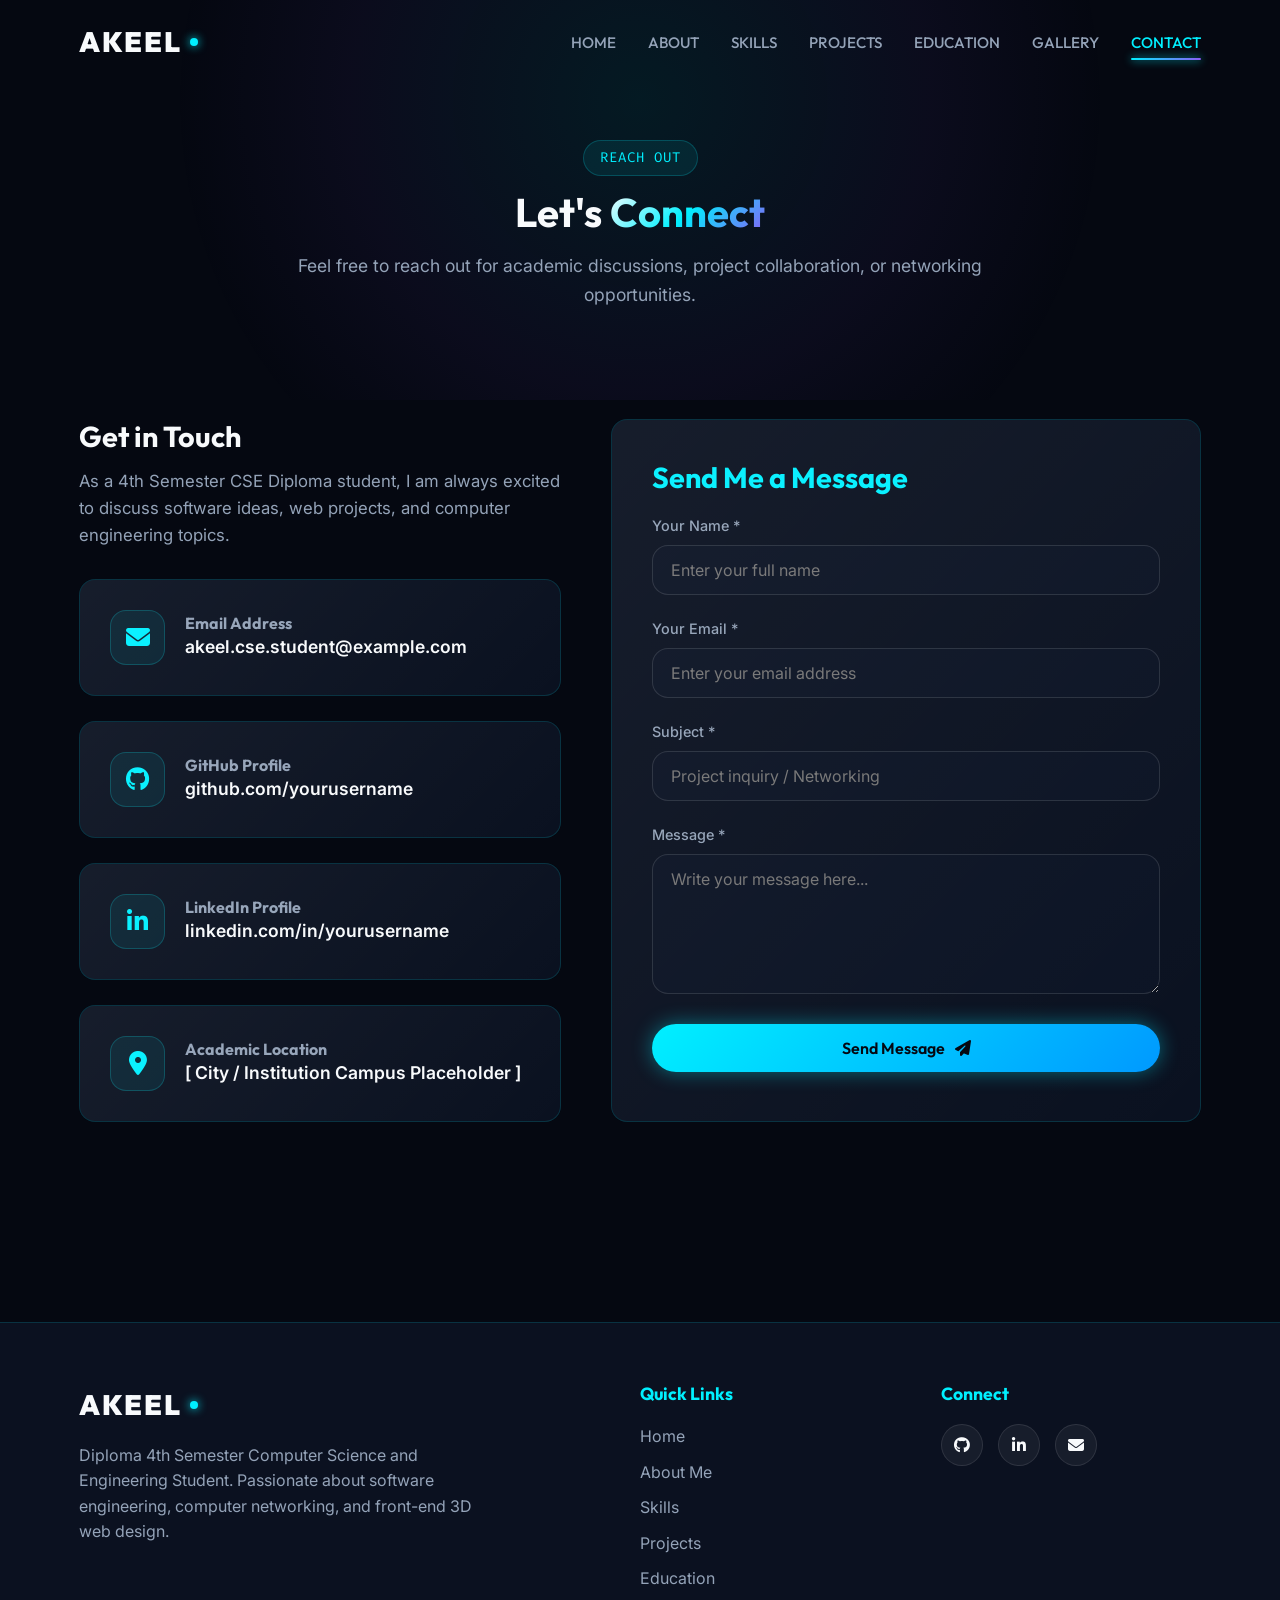
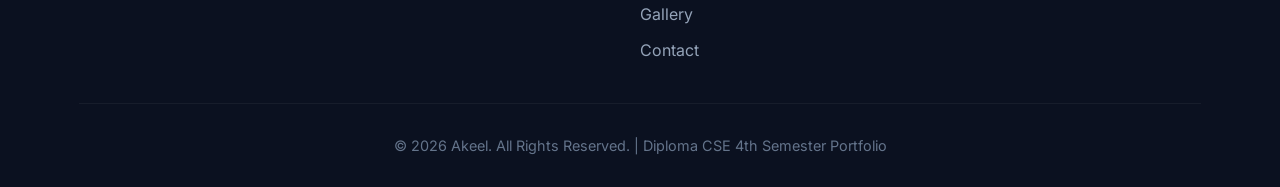
<file: contact.html>
<!DOCTYPE html>
<html lang="en">
<head>
  <meta charset="UTF-8">
  <meta name="viewport" content="width=device-width, initial-scale=1.0">
  <meta name="description" content="Contact Akeel - Diploma 4th Semester Computer Science and Engineering Student. Send a message, connect via email, GitHub, or LinkedIn.">
  <title>Contact Me | Akeel - CSE Diploma Student</title>

  <link rel="stylesheet" href="https://cdnjs.cloudflare.com/ajax/libs/font-awesome/6.4.0/css/all.min.css">
  <link rel="stylesheet" href="css/style.css">
</head>
<body>

  <!-- Navigation Bar -->
  <nav class="navbar" id="navbar">
    <div class="container nav-container">
      <a href="index.html" class="logo">
        <span>AKEEL</span>
        <span class="logo-dot"></span>
      </a>

      <ul class="nav-menu" id="nav-menu">
        <li><a href="index.html" class="nav-link">HOME</a></li>
        <li><a href="about.html" class="nav-link">ABOUT</a></li>
        <li><a href="skills.html" class="nav-link">SKILLS</a></li>
        <li><a href="projects.html" class="nav-link">PROJECTS</a></li>
        <li><a href="education.html" class="nav-link">EDUCATION</a></li>
        <li><a href="gallery.html" class="nav-link">GALLERY</a></li>
        <li><a href="contact.html" class="nav-link active">CONTACT</a></li>
      </ul>

      <button class="hamburger" id="hamburger" aria-label="Toggle navigation menu">
        <i class="fa-solid fa-bars"></i>
      </button>
    </div>
  </nav>

  <!-- Contact Hero Header -->
  <section class="section-padding" style="padding-top: 140px; padding-bottom: 60px;">
    <div class="container">
      <div class="section-header">
        <div class="section-tag">Reach Out</div>
        <h2>Let's <span class="gradient-text">Connect</span></h2>
        <p>Feel free to reach out for academic discussions, project collaboration, or networking opportunities.</p>
      </div>
    </div>
  </section>

  <!-- Contact Grid Section -->
  <section class="section-padding" style="padding-top: 0;">
    <div class="container">
      <div class="contact-grid">

        <!-- Left Column: Contact Cards -->
        <div>
          <h3 style="font-size: 1.8rem; margin-bottom: 15px;">Get in Touch</h3>
          <p style="color: var(--text-muted); font-size: 1.05rem;">
            As a 4th Semester CSE Diploma student, I am always excited to discuss software ideas, web projects, and computer engineering topics.
          </p>

          <div class="contact-info-list">
            <!-- Email -->
            <div class="glass-card contact-card">
              <div class="contact-icon">
                <i class="fa-solid fa-envelope"></i>
              </div>
              <div class="contact-details">
                <h4>Email Address</h4>
                <a href="mailto:akeel.cse.student@example.com">akeel.cse.student@example.com</a>
              </div>
            </div>

            <!-- GitHub -->
            <div class="glass-card contact-card">
              <div class="contact-icon">
                <i class="fa-brands fa-github"></i>
              </div>
              <div class="contact-details">
                <h4>GitHub Profile</h4>
                <a href="https://github.com/yourusername" target="_blank">github.com/yourusername</a>
              </div>
            </div>

            <!-- LinkedIn -->
            <div class="glass-card contact-card">
              <div class="contact-icon">
                <i class="fa-brands fa-linkedin-in"></i>
              </div>
              <div class="contact-details">
                <h4>LinkedIn Profile</h4>
                <a href="https://linkedin.com/in/yourusername" target="_blank">linkedin.com/in/yourusername</a>
              </div>
            </div>

            <!-- Location -->
            <div class="glass-card contact-card">
              <div class="contact-icon">
                <i class="fa-solid fa-location-dot"></i>
              </div>
              <div class="contact-details">
                <h4>Academic Location</h4>
                <p>[ City / Institution Campus Placeholder ]</p>
              </div>
            </div>
          </div>
        </div>

        <!-- Right Column: Contact Form -->
        <div class="glass-card" style="padding: 40px;">
          <h3 style="font-size: 1.8rem; margin-bottom: 20px; color: var(--accent-cyan);">Send Me a Message</h3>
          
          <form id="contact-form" novalidate>
            <div class="form-group">
              <label for="name">Your Name *</label>
              <input type="text" id="name" class="form-control" placeholder="Enter your full name" required>
            </div>

            <div class="form-group">
              <label for="email">Your Email *</label>
              <input type="email" id="email" class="form-control" placeholder="Enter your email address" required>
            </div>

            <div class="form-group">
              <label for="subject">Subject *</label>
              <input type="text" id="subject" class="form-control" placeholder="Project inquiry / Networking" required>
            </div>

            <div class="form-group">
              <label for="message">Message *</label>
              <textarea id="message" class="form-control" placeholder="Write your message here..." required></textarea>
            </div>

            <button type="submit" class="btn btn-primary" style="width: 100%;">
              <span>Send Message</span> <i class="fa-solid fa-paper-plane"></i>
            </button>

            <div id="form-status" class="form-status"></div>
          </form>
        </div>

      </div>
    </div>
  </section>

  <!-- Footer -->
  <footer class="footer">
    <div class="container">
      <div class="footer-grid">
        <div class="footer-brand">
          <a href="index.html" class="logo">
            <span>AKEEL</span>
            <span class="logo-dot"></span>
          </a>
          <p>
            Diploma 4th Semester Computer Science and Engineering Student. Passionate about software engineering, computer networking, and front-end 3D web design.
          </p>
        </div>

        <div class="footer-links">
          <h4>Quick Links</h4>
          <ul>
            <li><a href="index.html">Home</a></li>
            <li><a href="about.html">About Me</a></li>
            <li><a href="skills.html">Skills</a></li>
            <li><a href="projects.html">Projects</a></li>
            <li><a href="education.html">Education</a></li>
            <li><a href="gallery.html">Gallery</a></li>
            <li><a href="contact.html">Contact</a></li>
          </ul>
        </div>

        <div class="footer-social">
          <h4>Connect</h4>
          <div class="social-icons">
            <a href="https://github.com/yourusername" target="_blank" class="social-icon" aria-label="GitHub"><i class="fa-brands fa-github"></i></a>
            <a href="https://linkedin.com/in/yourusername" target="_blank" class="social-icon" aria-label="LinkedIn"><i class="fa-brands fa-linkedin-in"></i></a>
            <a href="mailto:your-email@example.com" class="social-icon" aria-label="Email"><i class="fa-solid fa-envelope"></i></a>
          </div>
        </div>
      </div>

      <div class="footer-bottom">
        <p>&copy; 2026 Akeel. All Rights Reserved. | Diploma CSE 4th Semester Portfolio</p>
      </div>
    </div>
  </footer>

  <script src="js/script.js"></script>
</body>
</html>
</file>
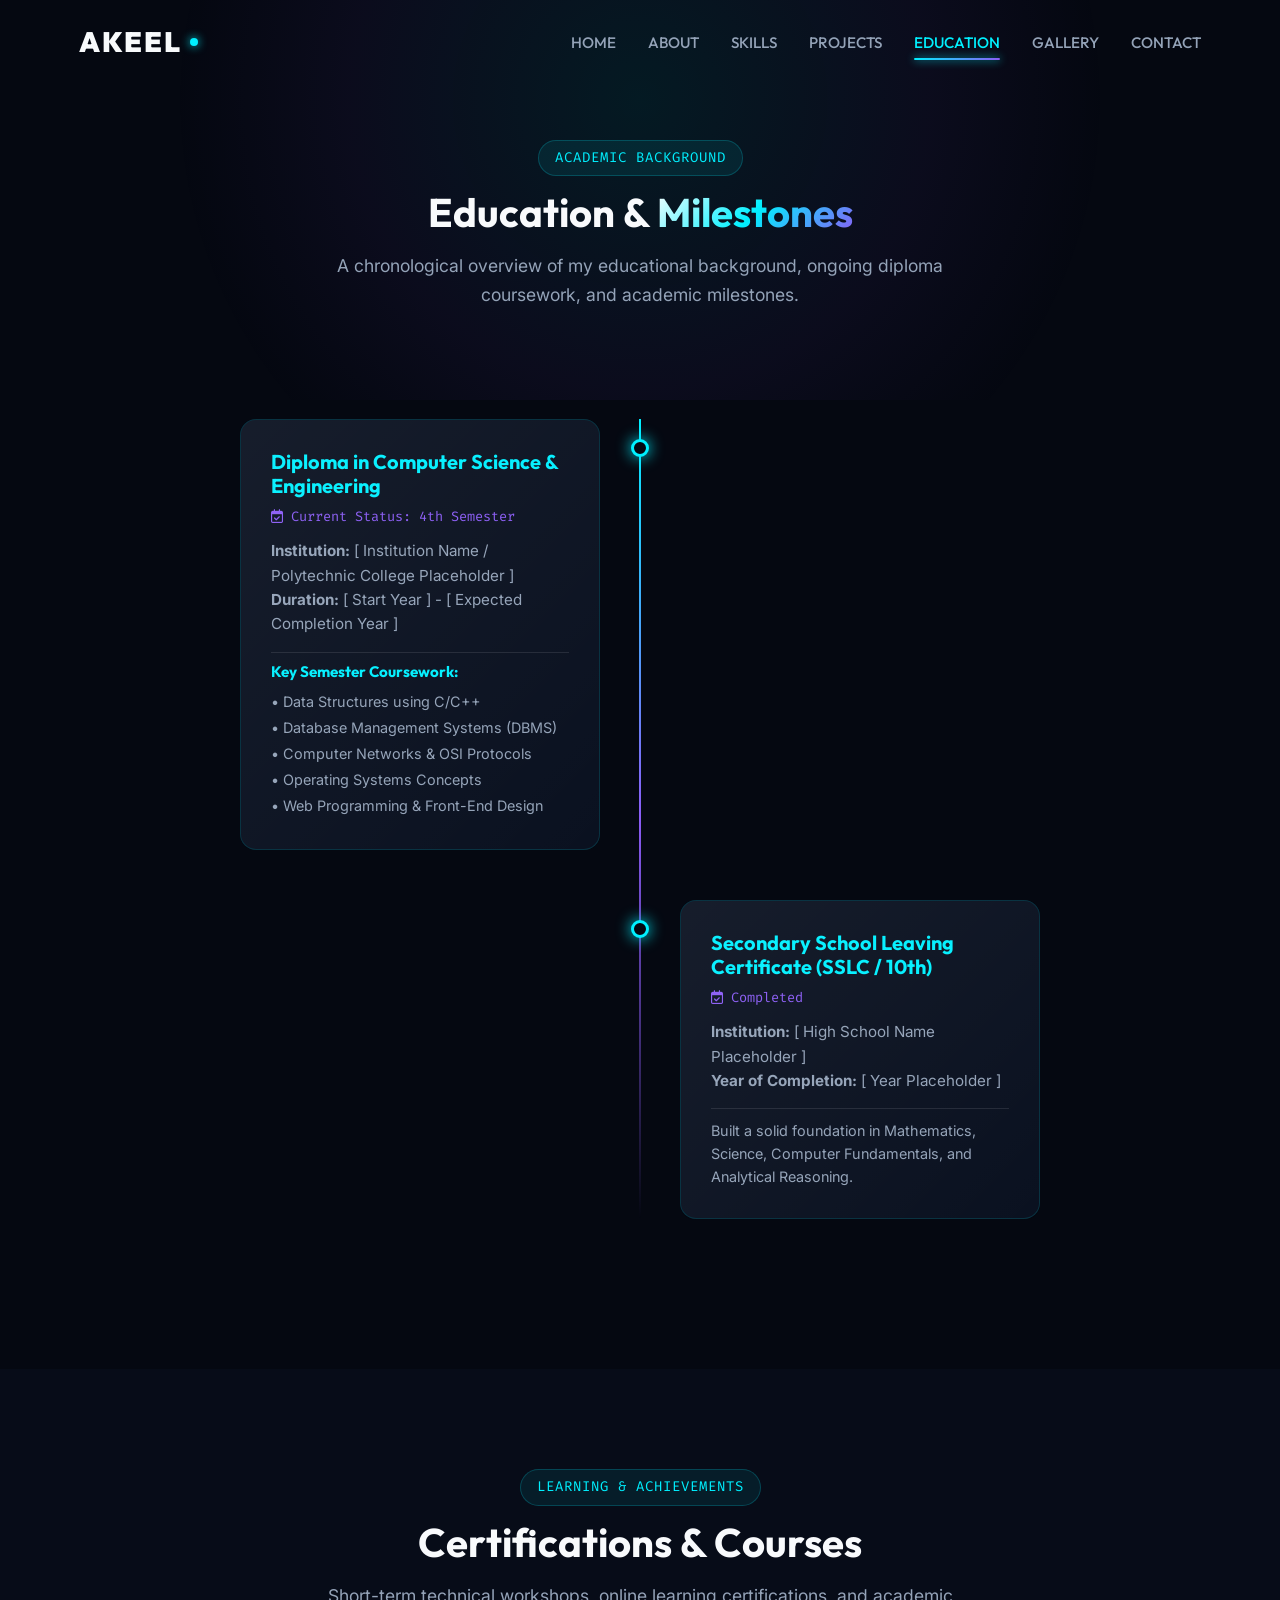
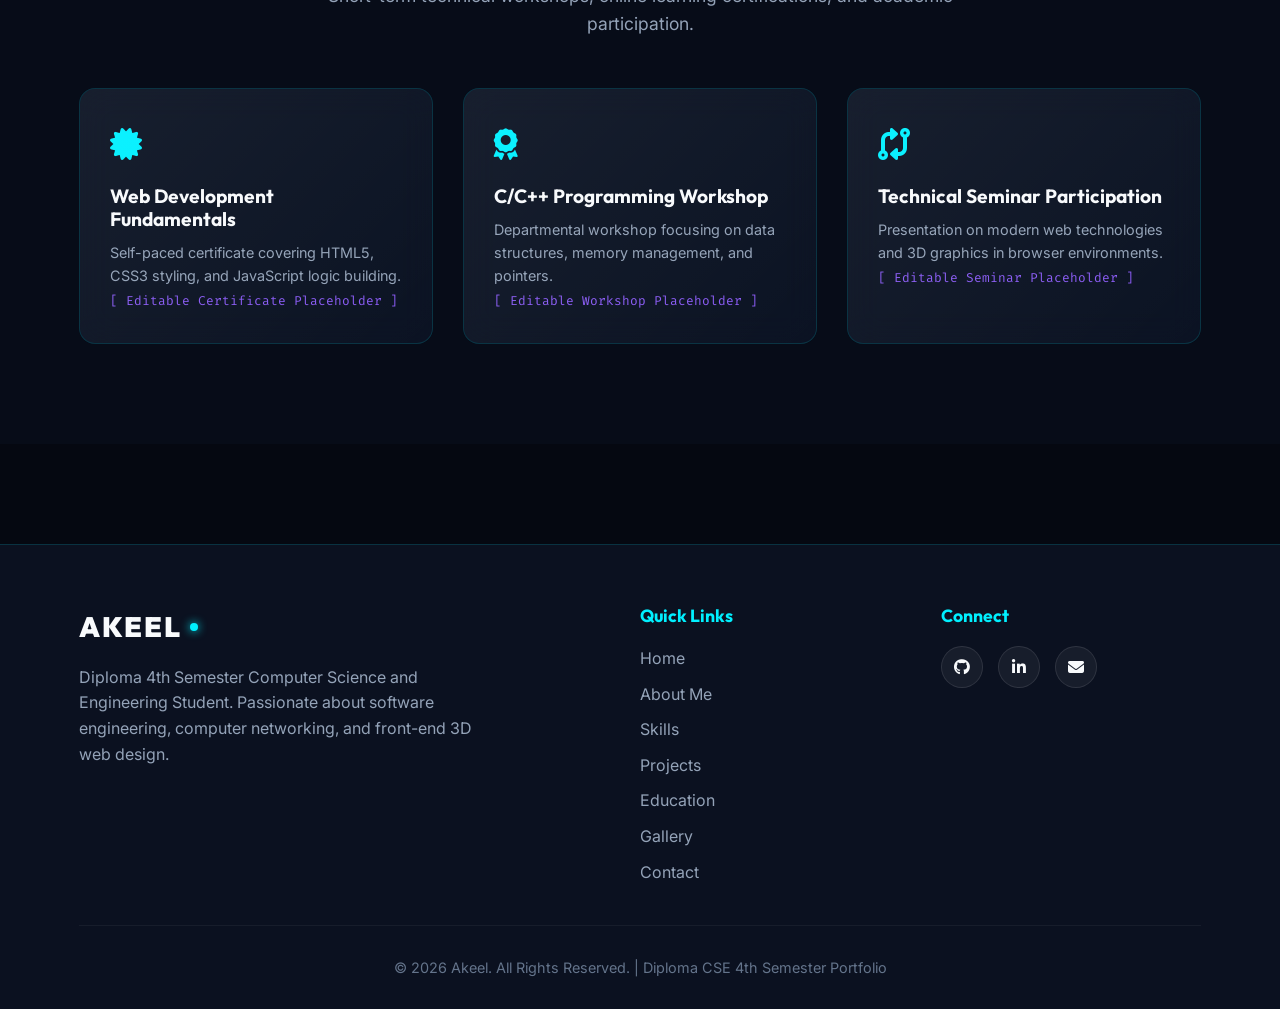
<file: education.html>
<!DOCTYPE html>
<html lang="en">
<head>
  <meta charset="UTF-8">
  <meta name="viewport" content="width=device-width, initial-scale=1.0">
  <meta name="description" content="Education Timeline of Akeel - Diploma 4th Semester Computer Science and Engineering. Academic qualifications, coursework, and certifications.">
  <title>Education & Qualifications | Akeel - CSE Diploma Student</title>

  <link rel="stylesheet" href="https://cdnjs.cloudflare.com/ajax/libs/font-awesome/6.4.0/css/all.min.css">
  <link rel="stylesheet" href="css/style.css">
</head>
<body>

  <!-- Navigation Bar -->
  <nav class="navbar" id="navbar">
    <div class="container nav-container">
      <a href="index.html" class="logo">
        <span>AKEEL</span>
        <span class="logo-dot"></span>
      </a>

      <ul class="nav-menu" id="nav-menu">
        <li><a href="index.html" class="nav-link">HOME</a></li>
        <li><a href="about.html" class="nav-link">ABOUT</a></li>
        <li><a href="skills.html" class="nav-link">SKILLS</a></li>
        <li><a href="projects.html" class="nav-link">PROJECTS</a></li>
        <li><a href="education.html" class="nav-link active">EDUCATION</a></li>
        <li><a href="gallery.html" class="nav-link">GALLERY</a></li>
        <li><a href="contact.html" class="nav-link">CONTACT</a></li>
      </ul>

      <button class="hamburger" id="hamburger" aria-label="Toggle navigation menu">
        <i class="fa-solid fa-bars"></i>
      </button>
    </div>
  </nav>

  <!-- Education Hero Header -->
  <section class="section-padding" style="padding-top: 140px; padding-bottom: 60px;">
    <div class="container">
      <div class="section-header">
        <div class="section-tag">Academic Background</div>
        <h2>Education & <span class="gradient-text">Milestones</span></h2>
        <p>A chronological overview of my educational background, ongoing diploma coursework, and academic milestones.</p>
      </div>
    </div>
  </section>

  <!-- Vertical Timeline Section -->
  <section class="section-padding" style="padding-top: 0;">
    <div class="container">
      <div class="timeline">

        <!-- Timeline Item 1 -->
        <div class="timeline-item">
          <div class="timeline-dot"></div>
          <div class="glass-card timeline-content">
            <h3>Diploma in Computer Science & Engineering</h3>
            <span class="timeline-date"><i class="fa-regular fa-calendar-check"></i> Current Status: 4th Semester</span>
            <p><strong>Institution:</strong> [ Institution Name / Polytechnic College Placeholder ]</p>
            <p><strong>Duration:</strong> [ Start Year ] - [ Expected Completion Year ]</p>
            <div style="margin-top: 15px; border-top: 1px solid rgba(255, 255, 255, 0.1); padding-top: 10px;">
              <h4 style="font-size: 0.95rem; color: var(--accent-cyan); margin-bottom: 8px;">Key Semester Coursework:</h4>
              <ul style="color: var(--text-muted); font-size: 0.9rem; line-height: 1.8;">
                <li>• Data Structures using C/C++</li>
                <li>• Database Management Systems (DBMS)</li>
                <li>• Computer Networks & OSI Protocols</li>
                <li>• Operating Systems Concepts</li>
                <li>• Web Programming & Front-End Design</li>
              </ul>
            </div>
          </div>
        </div>

        <!-- Timeline Item 2 -->
        <div class="timeline-item">
          <div class="timeline-dot"></div>
          <div class="glass-card timeline-content">
            <h3>Secondary School Leaving Certificate (SSLC / 10th)</h3>
            <span class="timeline-date"><i class="fa-regular fa-calendar-check"></i> Completed</span>
            <p><strong>Institution:</strong> [ High School Name Placeholder ]</p>
            <p><strong>Year of Completion:</strong> [ Year Placeholder ]</p>
            <div style="margin-top: 15px; border-top: 1px solid rgba(255, 255, 255, 0.1); padding-top: 10px;">
              <p style="color: var(--text-muted); font-size: 0.9rem;">
                Built a solid foundation in Mathematics, Science, Computer Fundamentals, and Analytical Reasoning.
              </p>
            </div>
          </div>
        </div>

      </div>
    </div>
  </section>

  <!-- Certifications & Academic Honors Placeholders -->
  <section class="section-padding" style="background: rgba(11, 17, 32, 0.5);">
    <div class="container">
      <div class="section-header">
        <div class="section-tag">Learning & Achievements</div>
        <h2>Certifications & Courses</h2>
        <p>Short-term technical workshops, online learning certifications, and academic participation.</p>
      </div>

      <div class="projects-grid">
        <div class="glass-card">
          <div style="font-size: 2rem; color: var(--accent-cyan); margin-bottom: 15px;">
            <i class="fa-solid fa-certificate"></i>
          </div>
          <h3 style="font-size: 1.2rem; margin-bottom: 10px;">Web Development Fundamentals</h3>
          <p style="color: var(--text-muted); font-size: 0.9rem;">
            Self-paced certificate covering HTML5, CSS3 styling, and JavaScript logic building.
          </p>
          <span style="font-family: var(--font-code); font-size: 0.8rem; color: var(--accent-purple);">[ Editable Certificate Placeholder ]</span>
        </div>

        <div class="glass-card">
          <div style="font-size: 2rem; color: var(--accent-cyan); margin-bottom: 15px;">
            <i class="fa-solid fa-award"></i>
          </div>
          <h3 style="font-size: 1.2rem; margin-bottom: 10px;">C/C++ Programming Workshop</h3>
          <p style="color: var(--text-muted); font-size: 0.9rem;">
            Departmental workshop focusing on data structures, memory management, and pointers.
          </p>
          <span style="font-family: var(--font-code); font-size: 0.8rem; color: var(--accent-purple);">[ Editable Workshop Placeholder ]</span>
        </div>

        <div class="glass-card">
          <div style="font-size: 2rem; color: var(--accent-cyan); margin-bottom: 15px;">
            <i class="fa-solid fa-code-compare"></i>
          </div>
          <h3 style="font-size: 1.2rem; margin-bottom: 10px;">Technical Seminar Participation</h3>
          <p style="color: var(--text-muted); font-size: 0.9rem;">
            Presentation on modern web technologies and 3D graphics in browser environments.
          </p>
          <span style="font-family: var(--font-code); font-size: 0.8rem; color: var(--accent-purple);">[ Editable Seminar Placeholder ]</span>
        </div>
      </div>
    </div>
  </section>

  <!-- Footer -->
  <footer class="footer">
    <div class="container">
      <div class="footer-grid">
        <div class="footer-brand">
          <a href="index.html" class="logo">
            <span>AKEEL</span>
            <span class="logo-dot"></span>
          </a>
          <p>
            Diploma 4th Semester Computer Science and Engineering Student. Passionate about software engineering, computer networking, and front-end 3D web design.
          </p>
        </div>

        <div class="footer-links">
          <h4>Quick Links</h4>
          <ul>
            <li><a href="index.html">Home</a></li>
            <li><a href="about.html">About Me</a></li>
            <li><a href="skills.html">Skills</a></li>
            <li><a href="projects.html">Projects</a></li>
            <li><a href="education.html">Education</a></li>
            <li><a href="gallery.html">Gallery</a></li>
            <li><a href="contact.html">Contact</a></li>
          </ul>
        </div>

        <div class="footer-social">
          <h4>Connect</h4>
          <div class="social-icons">
            <a href="https://github.com/yourusername" target="_blank" class="social-icon" aria-label="GitHub"><i class="fa-brands fa-github"></i></a>
            <a href="https://linkedin.com/in/yourusername" target="_blank" class="social-icon" aria-label="LinkedIn"><i class="fa-brands fa-linkedin-in"></i></a>
            <a href="mailto:your-email@example.com" class="social-icon" aria-label="Email"><i class="fa-solid fa-envelope"></i></a>
          </div>
        </div>
      </div>

      <div class="footer-bottom">
        <p>&copy; 2026 Akeel. All Rights Reserved. | Diploma CSE 4th Semester Portfolio</p>
      </div>
    </div>
  </footer>

  <script src="js/script.js"></script>
</body>
</html>
</file>
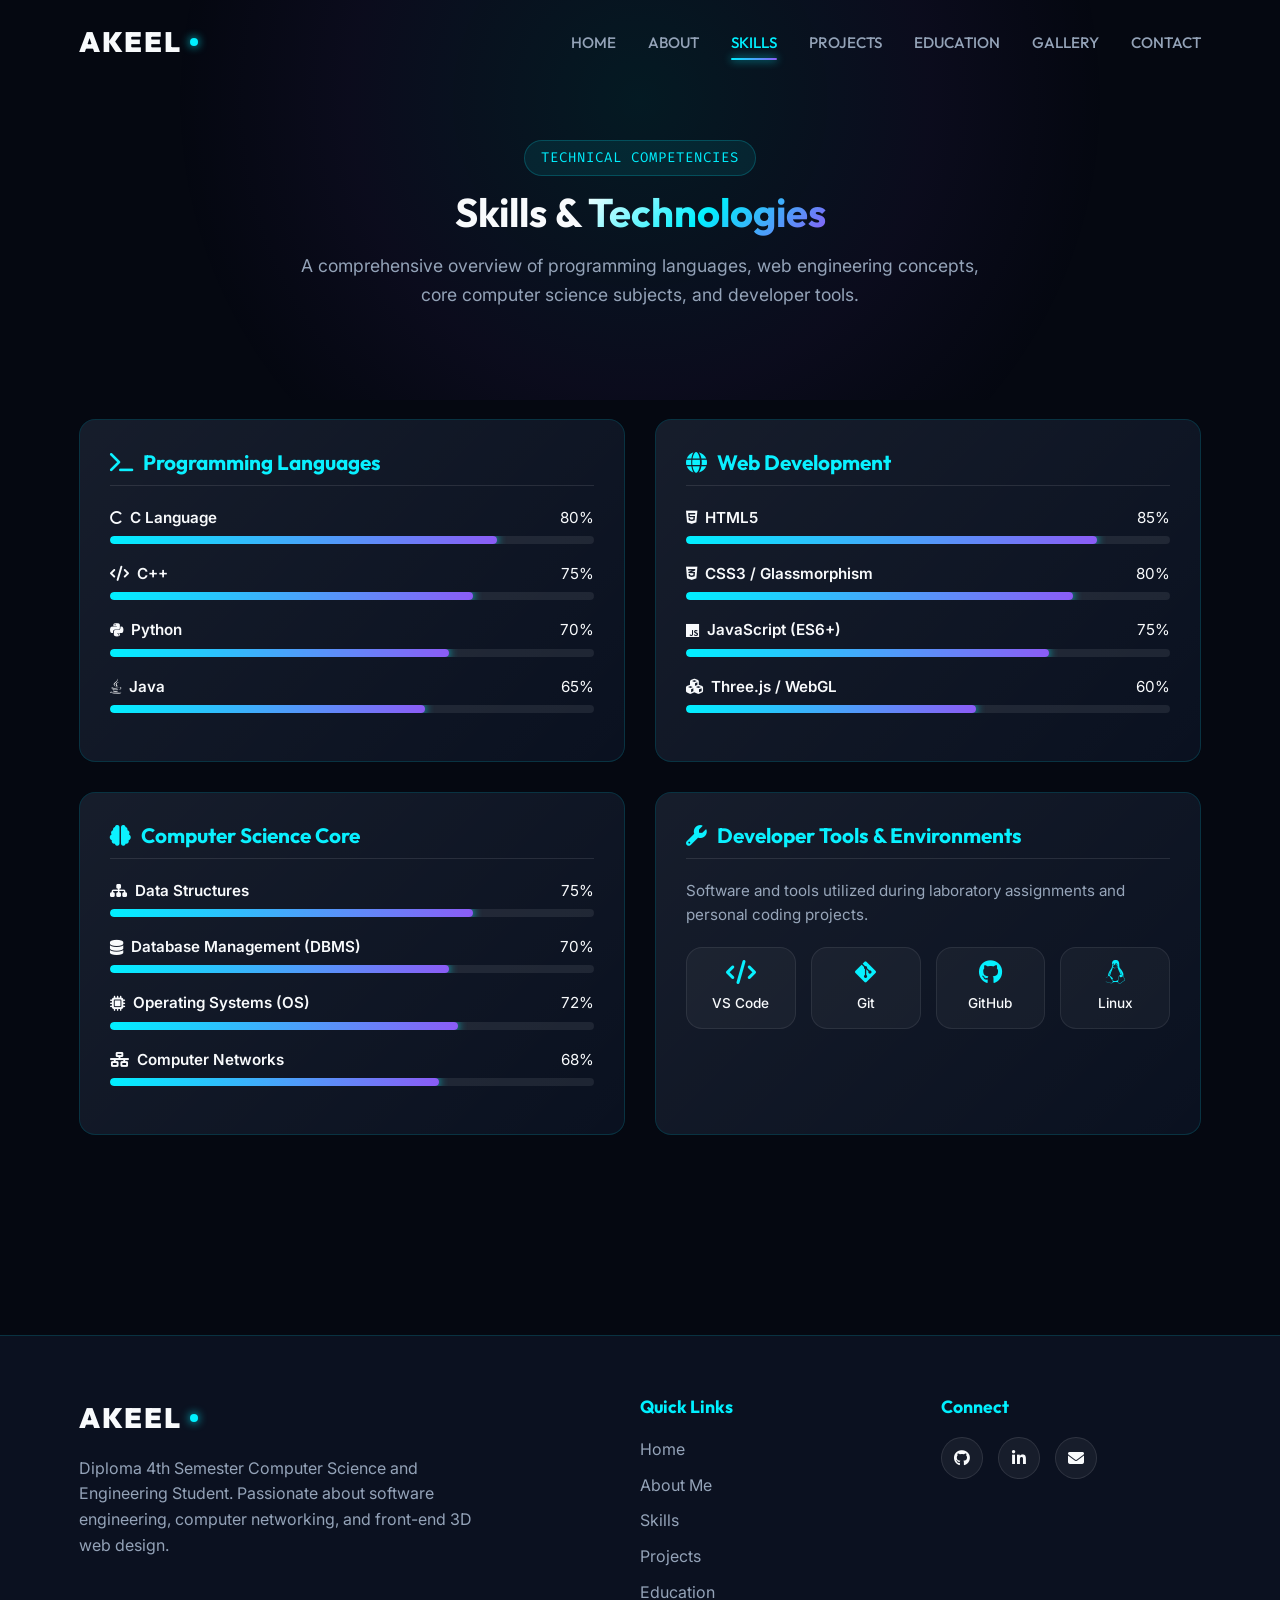
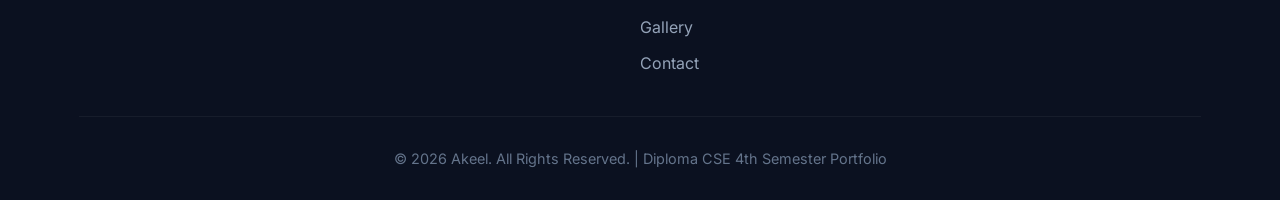
<file: skills.html>
<!DOCTYPE html>
<html lang="en">
<head>
  <meta charset="UTF-8">
  <meta name="viewport" content="width=device-width, initial-scale=1.0">
  <meta name="description" content="Technical Skills of Akeel - Diploma 4th Semester CSE Student. Includes Programming (C, C++, Python, Java), Web Dev, Core CS (Data Structures, DBMS, Networking), and Tools.">
  <title>Skills & Expertise | Akeel - CSE Diploma Student</title>

  <link rel="stylesheet" href="https://cdnjs.cloudflare.com/ajax/libs/font-awesome/6.4.0/css/all.min.css">
  <link rel="stylesheet" href="css/style.css">
</head>
<body>

  <!-- Navigation Bar -->
  <nav class="navbar" id="navbar">
    <div class="container nav-container">
      <a href="index.html" class="logo">
        <span>AKEEL</span>
        <span class="logo-dot"></span>
      </a>

      <ul class="nav-menu" id="nav-menu">
        <li><a href="index.html" class="nav-link">HOME</a></li>
        <li><a href="about.html" class="nav-link">ABOUT</a></li>
        <li><a href="skills.html" class="nav-link active">SKILLS</a></li>
        <li><a href="projects.html" class="nav-link">PROJECTS</a></li>
        <li><a href="education.html" class="nav-link">EDUCATION</a></li>
        <li><a href="gallery.html" class="nav-link">GALLERY</a></li>
        <li><a href="contact.html" class="nav-link">CONTACT</a></li>
      </ul>

      <button class="hamburger" id="hamburger" aria-label="Toggle navigation menu">
        <i class="fa-solid fa-bars"></i>
      </button>
    </div>
  </nav>

  <!-- Skills Hero Header -->
  <section class="section-padding" style="padding-top: 140px; padding-bottom: 60px;">
    <div class="container">
      <div class="section-header">
        <div class="section-tag">Technical Competencies</div>
        <h2>Skills & <span class="gradient-text">Technologies</span></h2>
        <p>A comprehensive overview of programming languages, web engineering concepts, core computer science subjects, and developer tools.</p>
      </div>
    </div>
  </section>

  <!-- Skills Section -->
  <section class="section-padding" style="padding-top: 0;">
    <div class="container">
      <div class="skills-categories">
        
        <!-- Category 1: Programming -->
        <div class="glass-card skill-category">
          <h3><i class="fa-solid fa-terminal"></i> Programming Languages</h3>
          
          <div class="skill-item">
            <div class="skill-info">
              <span><i class="fa-solid fa-c"></i> C Language</span>
              <span>80%</span>
            </div>
            <div class="skill-bar"><div class="skill-progress" data-progress="80"></div></div>
          </div>

          <div class="skill-item">
            <div class="skill-info">
              <span><i class="fa-solid fa-code"></i> C++</span>
              <span>75%</span>
            </div>
            <div class="skill-bar"><div class="skill-progress" data-progress="75"></div></div>
          </div>

          <div class="skill-item">
            <div class="skill-info">
              <span><i class="fa-brands fa-python"></i> Python</span>
              <span>70%</span>
            </div>
            <div class="skill-bar"><div class="skill-progress" data-progress="70"></div></div>
          </div>

          <div class="skill-item">
            <div class="skill-info">
              <span><i class="fa-brands fa-java"></i> Java</span>
              <span>65%</span>
            </div>
            <div class="skill-bar"><div class="skill-progress" data-progress="65"></div></div>
          </div>
        </div>

        <!-- Category 2: Web Development -->
        <div class="glass-card skill-category">
          <h3><i class="fa-solid fa-globe"></i> Web Development</h3>

          <div class="skill-item">
            <div class="skill-info">
              <span><i class="fa-brands fa-html5"></i> HTML5</span>
              <span>85%</span>
            </div>
            <div class="skill-bar"><div class="skill-progress" data-progress="85"></div></div>
          </div>

          <div class="skill-item">
            <div class="skill-info">
              <span><i class="fa-brands fa-css3-alt"></i> CSS3 / Glassmorphism</span>
              <span>80%</span>
            </div>
            <div class="skill-bar"><div class="skill-progress" data-progress="80"></div></div>
          </div>

          <div class="skill-item">
            <div class="skill-info">
              <span><i class="fa-brands fa-js"></i> JavaScript (ES6+)</span>
              <span>75%</span>
            </div>
            <div class="skill-bar"><div class="skill-progress" data-progress="75"></div></div>
          </div>

          <div class="skill-item">
            <div class="skill-info">
              <span><i class="fa-solid fa-cubes"></i> Three.js / WebGL</span>
              <span>60%</span>
            </div>
            <div class="skill-bar"><div class="skill-progress" data-progress="60"></div></div>
          </div>
        </div>

        <!-- Category 3: CS Core -->
        <div class="glass-card skill-category">
          <h3><i class="fa-solid fa-brain"></i> Computer Science Core</h3>

          <div class="skill-item">
            <div class="skill-info">
              <span><i class="fa-solid fa-sitemap"></i> Data Structures</span>
              <span>75%</span>
            </div>
            <div class="skill-bar"><div class="skill-progress" data-progress="75"></div></div>
          </div>

          <div class="skill-item">
            <div class="skill-info">
              <span><i class="fa-solid fa-database"></i> Database Management (DBMS)</span>
              <span>70%</span>
            </div>
            <div class="skill-bar"><div class="skill-progress" data-progress="70"></div></div>
          </div>

          <div class="skill-item">
            <div class="skill-info">
              <span><i class="fa-solid fa-microchip"></i> Operating Systems (OS)</span>
              <span>72%</span>
            </div>
            <div class="skill-bar"><div class="skill-progress" data-progress="72"></div></div>
          </div>

          <div class="skill-item">
            <div class="skill-info">
              <span><i class="fa-solid fa-network-wired"></i> Computer Networks</span>
              <span>68%</span>
            </div>
            <div class="skill-bar"><div class="skill-progress" data-progress="68"></div></div>
          </div>
        </div>

        <!-- Category 4: Tools & Environments -->
        <div class="glass-card skill-category">
          <h3><i class="fa-solid fa-wrench"></i> Developer Tools & Environments</h3>
          <p style="color: var(--text-muted); font-size: 0.95rem; margin-bottom: 20px;">
            Software and tools utilized during laboratory assignments and personal coding projects.
          </p>

          <div class="tools-grid">
            <div class="tool-chip">
              <i class="fa-solid fa-code"></i>
              <span>VS Code</span>
            </div>
            <div class="tool-chip">
              <i class="fa-brands fa-git-alt"></i>
              <span>Git</span>
            </div>
            <div class="tool-chip">
              <i class="fa-brands fa-github"></i>
              <span>GitHub</span>
            </div>
            <div class="tool-chip">
              <i class="fa-brands fa-linux"></i>
              <span>Linux</span>
            </div>
          </div>
        </div>

      </div>
    </div>
  </section>

  <!-- Footer -->
  <footer class="footer">
    <div class="container">
      <div class="footer-grid">
        <div class="footer-brand">
          <a href="index.html" class="logo">
            <span>AKEEL</span>
            <span class="logo-dot"></span>
          </a>
          <p>
            Diploma 4th Semester Computer Science and Engineering Student. Passionate about software engineering, computer networking, and front-end 3D web design.
          </p>
        </div>

        <div class="footer-links">
          <h4>Quick Links</h4>
          <ul>
            <li><a href="index.html">Home</a></li>
            <li><a href="about.html">About Me</a></li>
            <li><a href="skills.html">Skills</a></li>
            <li><a href="projects.html">Projects</a></li>
            <li><a href="education.html">Education</a></li>
            <li><a href="gallery.html">Gallery</a></li>
            <li><a href="contact.html">Contact</a></li>
          </ul>
        </div>

        <div class="footer-social">
          <h4>Connect</h4>
          <div class="social-icons">
            <a href="https://github.com/yourusername" target="_blank" class="social-icon" aria-label="GitHub"><i class="fa-brands fa-github"></i></a>
            <a href="https://linkedin.com/in/yourusername" target="_blank" class="social-icon" aria-label="LinkedIn"><i class="fa-brands fa-linkedin-in"></i></a>
            <a href="mailto:your-email@example.com" class="social-icon" aria-label="Email"><i class="fa-solid fa-envelope"></i></a>
          </div>
        </div>
      </div>

      <div class="footer-bottom">
        <p>&copy; 2026 Akeel. All Rights Reserved. | Diploma CSE 4th Semester Portfolio</p>
      </div>
    </div>
  </footer>

  <script src="js/script.js"></script>
</body>
</html>
</file>
<file: css/style.css>
/* ==========================================================================
   Akeel - 3D Futuristic Portfolio Design System
   Diploma 4th Semester CSE Student
   ========================================================================== */

@import url('https://fonts.googleapis.com/css2?family=Inter:wght@300;400;500;600;700&family=Outfit:wght@400;500;600;700;800;900&family=Fira+Code:wght@400;500;600&display=swap');

/* --- Root Design Tokens --- */
:root {
  --font-heading: 'Outfit', sans-serif;
  --font-body: 'Inter', sans-serif;
  --font-code: 'Fira Code', monospace;

  --bg-primary: #050811;
  --bg-secondary: #0b1120;
  --bg-card: rgba(15, 23, 42, 0.65);
  --bg-card-hover: rgba(20, 30, 55, 0.75);
  
  --accent-cyan: #00f0ff;
  --accent-cyan-glow: rgba(0, 240, 255, 0.35);
  --accent-purple: #8b5cf6;
  --accent-purple-glow: rgba(139, 92, 246, 0.35);
  --accent-blue: #3b82f6;

  --text-main: #f8fafc;
  --text-muted: #94a3b8;
  --text-dim: #64748b;

  --border-glass: rgba(0, 240, 255, 0.15);
  --border-glass-hover: rgba(0, 240, 255, 0.4);
  --radius-sm: 8px;
  --radius-md: 16px;
  --radius-lg: 24px;
  --radius-full: 9999px;

  --transition-fast: 0.2s cubic-bezier(0.4, 0, 0.2, 1);
  --transition-normal: 0.3s cubic-bezier(0.4, 0, 0.2, 1);
  --transition-slow: 0.5s cubic-bezier(0.4, 0, 0.2, 1);

  --box-shadow-glow: 0 0 25px rgba(0, 240, 255, 0.15);
  --container-width: 1240px;
}

/* --- Base & Reset --- */
*, *::before, *::after {
  box-sizing: border-box;
  margin: 0;
  padding: 0;
}

html {
  scroll-behavior: smooth;
  font-size: 16px;
}

body {
  font-family: var(--font-body);
  background-color: var(--bg-primary);
  color: var(--text-main);
  line-height: 1.6;
  overflow-x: hidden;
  position: relative;
  min-height: 100vh;
}

/* Radial Gradient Background Lighting */
body::before {
  content: '';
  position: fixed;
  top: -200px;
  left: 50%;
  transform: translateX(-50%);
  width: 1000px;
  height: 600px;
  background: radial-gradient(circle, rgba(0, 240, 255, 0.08) 0%, rgba(139, 92, 246, 0.05) 50%, transparent 80%);
  z-index: -2;
  pointer-events: none;
}

/* Custom Scrollbar */
::-webkit-scrollbar {
  width: 8px;
}
::-webkit-scrollbar-track {
  background: var(--bg-primary);
}
::-webkit-scrollbar-thumb {
  background: rgba(0, 240, 255, 0.25);
  border-radius: 4px;
}
::-webkit-scrollbar-thumb:hover {
  background: var(--accent-cyan);
  box-shadow: 0 0 10px var(--accent-cyan);
}

a {
  color: inherit;
  text-decoration: none;
}

ul {
  list-style: none;
}

img {
  max-width: 100%;
  height: auto;
  display: block;
}

/* --- Typography Helpers --- */
h1, h2, h3, h4, h5, h6 {
  font-family: var(--font-heading);
  font-weight: 700;
  line-height: 1.2;
  color: var(--text-main);
}

.gradient-text {
  background: linear-gradient(135deg, #ffffff 0%, var(--accent-cyan) 50%, var(--accent-purple) 100%);
  -webkit-background-clip: text;
  -webkit-text-fill-color: transparent;
}

.gradient-text-cyan {
  background: linear-gradient(135deg, #ffffff 20%, var(--accent-cyan) 100%);
  -webkit-background-clip: text;
  -webkit-text-fill-color: transparent;
}

.section-tag {
  display: inline-flex;
  align-items: center;
  gap: 8px;
  font-family: var(--font-code);
  font-size: 0.875rem;
  color: var(--accent-cyan);
  background: rgba(0, 240, 255, 0.08);
  border: 1px solid rgba(0, 240, 255, 0.2);
  padding: 6px 16px;
  border-radius: var(--radius-full);
  margin-bottom: 12px;
  text-transform: uppercase;
  letter-spacing: 1px;
}

.section-header {
  text-align: center;
  max-width: 700px;
  margin: 0 auto 50px auto;
}

.section-header h2 {
  font-size: 2.5rem;
  margin-bottom: 16px;
}

.section-header p {
  color: var(--text-muted);
  font-size: 1.1rem;
}

/* --- Layout Components --- */
.container {
  width: 90%;
  max-width: var(--container-width);
  margin: 0 auto;
  padding: 0 15px;
}

.section-padding {
  padding: 100px 0;
}

/* --- Navigation Bar --- */
.navbar {
  position: fixed;
  top: 0;
  left: 0;
  width: 100%;
  z-index: 1000;
  padding: 20px 0;
  transition: var(--transition-normal);
}

.navbar.scrolled {
  padding: 12px 0;
  background: rgba(5, 8, 17, 0.85);
  backdrop-filter: blur(20px);
  -webkit-backdrop-filter: blur(20px);
  border-bottom: 1px solid var(--border-glass);
  box-shadow: 0 10px 30px rgba(0, 0, 0, 0.5);
}

.nav-container {
  display: flex;
  justify-content: space-between;
  align-items: center;
}

.logo {
  font-family: var(--font-heading);
  font-size: 1.75rem;
  font-weight: 900;
  letter-spacing: 2px;
  display: flex;
  align-items: center;
  gap: 8px;
}

.logo-dot {
  width: 8px;
  height: 8px;
  background-color: var(--accent-cyan);
  border-radius: 50%;
  box-shadow: 0 0 10px var(--accent-cyan);
}

.nav-menu {
  display: flex;
  align-items: center;
  gap: 32px;
}

.nav-link {
  font-family: var(--font-heading);
  font-size: 0.95rem;
  font-weight: 500;
  color: var(--text-muted);
  transition: var(--transition-fast);
  position: relative;
  padding: 4px 0;
}

.nav-link:hover, .nav-link.active {
  color: var(--accent-cyan);
}

.nav-link.active::after {
  content: '';
  position: absolute;
  bottom: -4px;
  left: 0;
  width: 100%;
  height: 2px;
  background: linear-gradient(90deg, var(--accent-cyan), var(--accent-purple));
  border-radius: 2px;
  box-shadow: 0 0 8px var(--accent-cyan);
}

.hamburger {
  display: none;
  cursor: pointer;
  background: none;
  border: none;
  color: var(--text-main);
  font-size: 1.5rem;
}

/* --- Glassmorphism Card Base --- */
.glass-card {
  background: var(--bg-card);
  backdrop-filter: blur(16px);
  -webkit-backdrop-filter: blur(16px);
  border: 1px solid var(--border-glass);
  border-radius: var(--radius-md);
  padding: 30px;
  transition: var(--transition-normal);
  position: relative;
  overflow: hidden;
}

.glass-card::before {
  content: '';
  position: absolute;
  top: 0;
  left: 0;
  width: 100%;
  height: 100%;
  background: linear-gradient(135deg, rgba(255, 255, 255, 0.05) 0%, transparent 100%);
  pointer-events: none;
}

.glass-card:hover {
  background: var(--bg-card-hover);
  border-color: var(--border-glass-hover);
  transform: translateY(-6px);
  box-shadow: 0 15px 35px rgba(0, 0, 0, 0.4), 0 0 20px rgba(0, 240, 255, 0.15);
}

/* --- Buttons --- */
.btn {
  display: inline-flex;
  align-items: center;
  justify-content: center;
  gap: 10px;
  padding: 14px 28px;
  font-family: var(--font-heading);
  font-size: 1rem;
  font-weight: 600;
  border-radius: var(--radius-full);
  cursor: pointer;
  transition: var(--transition-normal);
  border: none;
  outline: none;
  position: relative;
  z-index: 1;
}

.btn-primary {
  background: linear-gradient(135deg, var(--accent-cyan) 0%, #0099ff 100%);
  color: #050811;
  box-shadow: 0 0 20px rgba(0, 240, 255, 0.4);
}

.btn-primary:hover {
  transform: translateY(-2px);
  box-shadow: 0 0 30px rgba(0, 240, 255, 0.7);
  color: #000;
}

.btn-outline {
  background: rgba(15, 23, 42, 0.5);
  color: var(--text-main);
  border: 1px solid var(--accent-cyan);
  backdrop-filter: blur(10px);
}

.btn-outline:hover {
  background: rgba(0, 240, 255, 0.15);
  color: var(--accent-cyan);
  box-shadow: 0 0 20px rgba(0, 240, 255, 0.3);
  transform: translateY(-2px);
}

.btn-secondary {
  background: rgba(255, 255, 255, 0.05);
  color: var(--text-main);
  border: 1px solid rgba(255, 255, 255, 0.15);
}

.btn-secondary:hover {
  background: rgba(255, 255, 255, 0.1);
  border-color: rgba(255, 255, 255, 0.3);
  transform: translateY(-2px);
}

.btn-sm {
  padding: 8px 18px;
  font-size: 0.875rem;
}

/* --- Hero Section --- */
.hero {
  min-height: 100vh;
  display: flex;
  align-items: center;
  position: relative;
  padding-top: 100px;
  overflow: hidden;
}

.canvas-container {
  position: absolute;
  top: 0;
  left: 0;
  width: 100%;
  height: 100%;
  z-index: 1;
  pointer-events: none;
}

#hero-canvas {
  width: 100%;
  height: 100%;
  pointer-events: auto;
}

.hero-grid {
  display: grid;
  grid-template-columns: 1.2fr 0.8fr;
  align-items: center;
  gap: 40px;
  position: relative;
  z-index: 2;
}

.hero-content h1 {
  font-size: 3.8rem;
  margin: 15px 0;
  letter-spacing: -1px;
}

.hero-subtitle {
  font-family: var(--font-code);
  font-size: 1.25rem;
  color: var(--accent-cyan);
  margin-bottom: 20px;
  display: flex;
  align-items: center;
  gap: 10px;
}

.typing-cursor {
  display: inline-block;
  width: 8px;
  height: 20px;
  background: var(--accent-cyan);
  animation: blink 1s infinite;
}

@keyframes blink {
  0%, 100% { opacity: 1; }
  50% { opacity: 0; }
}

.hero-description {
  font-size: 1.15rem;
  color: var(--text-muted);
  max-width: 600px;
  margin-bottom: 35px;
}

.hero-cta {
  display: flex;
  align-items: center;
  gap: 18px;
  flex-wrap: wrap;
}

.hero-stats {
  display: grid;
  grid-template-columns: repeat(3, 1fr);
  gap: 20px;
  margin-top: 50px;
  padding-top: 30px;
  border-top: 1px solid rgba(255, 255, 255, 0.1);
}

.stat-item h3 {
  font-size: 2.2rem;
  color: var(--accent-cyan);
}

.stat-item p {
  font-size: 0.875rem;
  color: var(--text-muted);
  text-transform: uppercase;
  letter-spacing: 0.5px;
}

/* 3D Floating Badges / Visual */
.hero-visual {
  position: relative;
  display: flex;
  justify-content: center;
  align-items: center;
  height: 450px;
}

.hero-3d-card {
  width: 100%;
  height: 100%;
  position: relative;
  perspective: 1000px;
}

.floating-tech-badge {
  position: absolute;
  padding: 10px 18px;
  background: rgba(15, 23, 42, 0.85);
  border: 1px solid var(--border-glass);
  border-radius: var(--radius-md);
  backdrop-filter: blur(12px);
  display: flex;
  align-items: center;
  gap: 10px;
  box-shadow: 0 10px 25px rgba(0, 0, 0, 0.5);
  animation: float 4s ease-in-out infinite alternate;
  z-index: 10;
}

.badge-1 { top: 15%; left: 0%; animation-delay: 0s; }
.badge-2 { bottom: 20%; right: -5%; animation-delay: 1.5s; }
.badge-3 { top: 60%; left: -5%; animation-delay: 2.5s; }

.floating-tech-badge i {
  font-size: 1.25rem;
  color: var(--accent-cyan);
}

.floating-tech-badge span {
  font-family: var(--font-heading);
  font-size: 0.875rem;
  font-weight: 600;
}

@keyframes float {
  0% { transform: translateY(0px) rotate(0deg); }
  100% { transform: translateY(-15px) rotate(2deg); }
}

/* --- About Section --- */
.about-grid {
  display: grid;
  grid-template-columns: 0.9fr 1.1fr;
  gap: 50px;
  align-items: center;
}

.about-img-wrapper {
  position: relative;
  border-radius: var(--radius-lg);
  overflow: hidden;
}

.about-img-card {
  position: relative;
  border-radius: var(--radius-lg);
  overflow: hidden;
  border: 1px solid var(--border-glass);
  box-shadow: 0 20px 40px rgba(0, 0, 0, 0.6);
}

.about-img-card img {
  width: 100%;
  height: 480px;
  object-fit: cover;
  transition: var(--transition-slow);
}

.about-img-card:hover img {
  transform: scale(1.05);
}

.about-glow {
  position: absolute;
  inset: -10px;
  background: linear-gradient(135deg, var(--accent-cyan), var(--accent-purple));
  border-radius: var(--radius-lg);
  z-index: -1;
  filter: blur(25px);
  opacity: 0.3;
}

.about-details h3 {
  font-size: 2rem;
  margin-bottom: 20px;
}

.about-details p {
  color: var(--text-muted);
  margin-bottom: 20px;
  font-size: 1.05rem;
}

.about-cards-grid {
  display: grid;
  grid-template-columns: repeat(2, 1fr);
  gap: 20px;
  margin-top: 30px;
}

.info-card h4 {
  font-size: 1.1rem;
  color: var(--accent-cyan);
  margin-bottom: 8px;
  display: flex;
  align-items: center;
  gap: 8px;
}

.info-card p {
  font-size: 0.95rem;
  color: var(--text-muted);
  margin-bottom: 0;
}

/* --- Skills Section --- */
.skills-categories {
  display: grid;
  grid-template-columns: repeat(2, 1fr);
  gap: 30px;
}

.skill-category h3 {
  font-size: 1.3rem;
  margin-bottom: 20px;
  display: flex;
  align-items: center;
  gap: 10px;
  color: var(--accent-cyan);
  border-bottom: 1px solid rgba(255, 255, 255, 0.1);
  padding-bottom: 10px;
}

.skill-item {
  margin-bottom: 18px;
}

.skill-info {
  display: flex;
  justify-content: space-between;
  margin-bottom: 6px;
  font-size: 0.95rem;
}

.skill-info span:first-child {
  font-weight: 600;
  display: flex;
  align-items: center;
  gap: 8px;
}

.skill-bar {
  height: 8px;
  background: rgba(255, 255, 255, 0.08);
  border-radius: var(--radius-full);
  overflow: hidden;
  position: relative;
}

.skill-progress {
  height: 100%;
  background: linear-gradient(90deg, var(--accent-cyan), var(--accent-purple));
  border-radius: var(--radius-full);
  width: 0%;
  transition: width 1.2s cubic-bezier(0.1, 0.5, 0.5, 1);
  box-shadow: 0 0 10px var(--accent-cyan);
}

.tools-grid {
  display: grid;
  grid-template-columns: repeat(4, 1fr);
  gap: 15px;
  margin-top: 15px;
}

.tool-chip {
  background: rgba(255, 255, 255, 0.04);
  border: 1px solid rgba(255, 255, 255, 0.08);
  padding: 12px;
  border-radius: var(--radius-md);
  text-align: center;
  transition: var(--transition-fast);
}

.tool-chip:hover {
  background: rgba(0, 240, 255, 0.1);
  border-color: var(--accent-cyan);
  transform: translateY(-4px);
}

.tool-chip i {
  font-size: 1.5rem;
  color: var(--accent-cyan);
  margin-bottom: 6px;
  display: block;
}

.tool-chip span {
  font-size: 0.85rem;
  font-weight: 500;
}

/* --- Projects Section --- */
.projects-grid {
  display: grid;
  grid-template-columns: repeat(3, 1fr);
  gap: 30px;
}

.project-card {
  display: flex;
  flex-direction: column;
  height: 100%;
}

.project-img-container {
  position: relative;
  border-radius: var(--radius-md);
  overflow: hidden;
  height: 200px;
  margin-bottom: 20px;
}

.project-img-container img {
  width: 100%;
  height: 100%;
  object-fit: cover;
  transition: var(--transition-slow);
}

.project-card:hover .project-img-container img {
  transform: scale(1.08);
}

.project-overlay {
  position: absolute;
  inset: 0;
  background: rgba(5, 8, 17, 0.7);
  backdrop-filter: blur(4px);
  display: flex;
  align-items: center;
  justify-content: center;
  gap: 15px;
  opacity: 0;
  transition: var(--transition-normal);
}

.project-card:hover .project-overlay {
  opacity: 1;
}

.project-content h3 {
  font-size: 1.3rem;
  margin-bottom: 10px;
}

.project-content p {
  color: var(--text-muted);
  font-size: 0.92rem;
  margin-bottom: 18px;
  flex-grow: 1;
}

.project-tags {
  display: flex;
  flex-wrap: wrap;
  gap: 8px;
  margin-bottom: 20px;
}

.project-tag {
  font-family: var(--font-code);
  font-size: 0.75rem;
  background: rgba(0, 240, 255, 0.08);
  border: 1px solid rgba(0, 240, 255, 0.2);
  color: var(--accent-cyan);
  padding: 4px 10px;
  border-radius: var(--radius-sm);
}

.project-actions {
  display: flex;
  gap: 12px;
  margin-top: auto;
}

/* --- Education Timeline Section --- */
.timeline {
  position: relative;
  max-width: 800px;
  margin: 0 auto;
}

.timeline::before {
  content: '';
  position: absolute;
  top: 0;
  bottom: 0;
  left: 50%;
  width: 2px;
  background: linear-gradient(180deg, var(--accent-cyan), var(--accent-purple), transparent);
  transform: translateX(-50%);
}

.timeline-item {
  position: relative;
  margin-bottom: 50px;
  width: 50%;
  padding-right: 40px;
}

.timeline-item:nth-child(even) {
  left: 50%;
  padding-right: 0;
  padding-left: 40px;
}

.timeline-dot {
  position: absolute;
  top: 20px;
  right: -9px;
  width: 18px;
  height: 18px;
  background: var(--bg-primary);
  border: 3px solid var(--accent-cyan);
  border-radius: 50%;
  box-shadow: 0 0 15px var(--accent-cyan);
  z-index: 2;
}

.timeline-item:nth-child(even) .timeline-dot {
  right: auto;
  left: -9px;
}

.timeline-content h3 {
  font-size: 1.25rem;
  color: var(--accent-cyan);
  margin-bottom: 5px;
}

.timeline-date {
  font-family: var(--font-code);
  font-size: 0.85rem;
  color: var(--accent-purple);
  margin-bottom: 12px;
  display: inline-block;
}

.timeline-content p {
  color: var(--text-muted);
  font-size: 0.95rem;
}

/* --- Gallery Section & Lightbox --- */
.gallery-filter {
  display: flex;
  justify-content: center;
  gap: 12px;
  margin-bottom: 40px;
  flex-wrap: wrap;
}

.filter-btn {
  background: rgba(255, 255, 255, 0.05);
  border: 1px solid rgba(255, 255, 255, 0.1);
  color: var(--text-muted);
  padding: 8px 20px;
  border-radius: var(--radius-full);
  cursor: pointer;
  font-weight: 500;
  transition: var(--transition-fast);
}

.filter-btn.active, .filter-btn:hover {
  background: rgba(0, 240, 255, 0.15);
  border-color: var(--accent-cyan);
  color: var(--accent-cyan);
  box-shadow: 0 0 15px rgba(0, 240, 255, 0.2);
}

.gallery-grid {
  display: grid;
  grid-template-columns: repeat(3, 1fr);
  gap: 25px;
}

.gallery-item {
  position: relative;
  border-radius: var(--radius-md);
  overflow: hidden;
  height: 260px;
  cursor: pointer;
}

.gallery-item img {
  width: 100%;
  height: 100%;
  object-fit: cover;
  transition: var(--transition-slow);
}

.gallery-item:hover img {
  transform: scale(1.1);
}

.gallery-info {
  position: absolute;
  inset: 0;
  background: linear-gradient(180deg, transparent 40%, rgba(5, 8, 17, 0.9) 100%);
  display: flex;
  flex-direction: column;
  justify-content: flex-end;
  padding: 20px;
  opacity: 0;
  transition: var(--transition-normal);
}

.gallery-item:hover .gallery-info {
  opacity: 1;
}

.gallery-info h4 {
  font-size: 1.1rem;
  color: #fff;
}

.gallery-info p {
  font-size: 0.85rem;
  color: var(--accent-cyan);
}

/* Lightbox Modal */
.lightbox-modal {
  position: fixed;
  inset: 0;
  background: rgba(5, 8, 17, 0.92);
  backdrop-filter: blur(20px);
  z-index: 2000;
  display: flex;
  align-items: center;
  justify-content: center;
  opacity: 0;
  pointer-events: none;
  transition: var(--transition-normal);
}

.lightbox-modal.active {
  opacity: 1;
  pointer-events: auto;
}

.lightbox-content {
  position: relative;
  max-width: 85%;
  max-height: 85%;
  display: flex;
  flex-direction: column;
  align-items: center;
}

.lightbox-img {
  max-width: 100%;
  max-height: 75vh;
  border-radius: var(--radius-md);
  border: 1px solid var(--border-glass);
  box-shadow: 0 0 40px rgba(0, 240, 255, 0.3);
}

.lightbox-caption {
  margin-top: 15px;
  text-align: center;
  font-family: var(--font-heading);
  font-size: 1.2rem;
  color: var(--text-main);
}

.lightbox-close, .lightbox-prev, .lightbox-next {
  position: absolute;
  background: rgba(15, 23, 42, 0.7);
  border: 1px solid var(--border-glass);
  color: #fff;
  font-size: 1.5rem;
  width: 45px;
  height: 45px;
  border-radius: 50%;
  display: flex;
  align-items: center;
  justify-content: center;
  cursor: pointer;
  transition: var(--transition-fast);
  backdrop-filter: blur(10px);
}

.lightbox-close:hover, .lightbox-prev:hover, .lightbox-next:hover {
  background: var(--accent-cyan);
  color: #000;
  box-shadow: 0 0 20px var(--accent-cyan);
}

.lightbox-close { top: -60px; right: 0; }
.lightbox-prev { left: -70px; top: 50%; transform: translateY(-50%); }
.lightbox-next { right: -70px; top: 50%; transform: translateY(-50%); }

/* --- Contact Section --- */
.contact-grid {
  display: grid;
  grid-template-columns: 0.9fr 1.1fr;
  gap: 50px;
}

.contact-info-list {
  display: flex;
  flex-direction: column;
  gap: 25px;
  margin-top: 30px;
}

.contact-card {
  display: flex;
  align-items: center;
  gap: 20px;
}

.contact-icon {
  width: 55px;
  height: 55px;
  background: rgba(0, 240, 255, 0.08);
  border: 1px solid rgba(0, 240, 255, 0.2);
  border-radius: var(--radius-md);
  display: flex;
  align-items: center;
  justify-content: center;
  font-size: 1.5rem;
  color: var(--accent-cyan);
  flex-shrink: 0;
}

.contact-details h4 {
  font-size: 1rem;
  color: var(--text-muted);
}

.contact-details a, .contact-details p {
  font-size: 1.1rem;
  font-weight: 600;
  color: var(--text-main);
}

.contact-details a:hover {
  color: var(--accent-cyan);
}

.form-group {
  margin-bottom: 22px;
}

.form-group label {
  display: block;
  font-size: 0.9rem;
  font-weight: 500;
  color: var(--text-muted);
  margin-bottom: 8px;
}

.form-control {
  width: 100%;
  background: rgba(15, 23, 42, 0.5);
  border: 1px solid rgba(255, 255, 255, 0.12);
  border-radius: var(--radius-md);
  padding: 14px 18px;
  color: var(--text-main);
  font-family: var(--font-body);
  font-size: 1rem;
  transition: var(--transition-fast);
  outline: none;
}

.form-control:focus {
  border-color: var(--accent-cyan);
  box-shadow: 0 0 15px rgba(0, 240, 255, 0.25);
  background: rgba(15, 23, 42, 0.8);
}

textarea.form-control {
  resize: vertical;
  min-height: 140px;
}

.form-status {
  margin-top: 15px;
  padding: 12px;
  border-radius: var(--radius-md);
  font-size: 0.9rem;
  display: none;
}

.form-status.success {
  display: block;
  background: rgba(16, 185, 129, 0.15);
  border: 1px solid rgba(16, 185, 129, 0.3);
  color: #10b981;
}

.form-status.error {
  display: block;
  background: rgba(239, 68, 68, 0.15);
  border: 1px solid rgba(239, 68, 68, 0.3);
  color: #ef4444;
}

/* --- Footer --- */
.footer {
  background: var(--bg-secondary);
  border-top: 1px solid var(--border-glass);
  padding: 60px 0 30px 0;
  margin-top: 100px;
}

.footer-grid {
  display: grid;
  grid-template-columns: 2fr 1fr 1fr;
  gap: 40px;
  margin-bottom: 40px;
}

.footer-brand p {
  color: var(--text-muted);
  margin-top: 15px;
  max-width: 400px;
}

.footer-links h4, .footer-social h4 {
  font-size: 1.1rem;
  margin-bottom: 20px;
  color: var(--accent-cyan);
}

.footer-links ul {
  display: flex;
  flex-direction: column;
  gap: 10px;
}

.footer-links a {
  color: var(--text-muted);
  transition: var(--transition-fast);
}

.footer-links a:hover {
  color: var(--accent-cyan);
  padding-left: 5px;
}

.social-icons {
  display: flex;
  gap: 15px;
}

.social-icon {
  width: 42px;
  height: 42px;
  background: rgba(255, 255, 255, 0.05);
  border: 1px solid rgba(255, 255, 255, 0.1);
  border-radius: 50%;
  display: flex;
  align-items: center;
  justify-content: center;
  color: var(--text-main);
  transition: var(--transition-fast);
}

.social-icon:hover {
  background: var(--accent-cyan);
  color: #050811;
  box-shadow: 0 0 15px var(--accent-cyan);
  transform: translateY(-3px);
}

.footer-bottom {
  text-align: center;
  padding-top: 30px;
  border-top: 1px solid rgba(255, 255, 255, 0.05);
  color: var(--text-dim);
  font-size: 0.9rem;
}

/* --- Responsive Layout Breakpoints --- */
@media (max-width: 1024px) {
  .hero-grid {
    grid-template-columns: 1fr;
    text-align: center;
  }

  .hero-content h1 {
    font-size: 3.2rem;
  }

  .hero-description {
    margin: 0 auto 35px auto;
  }

  .hero-cta {
    justify-content: center;
  }

  .hero-stats {
    justify-content: center;
  }

  .about-grid, .contact-grid {
    grid-template-columns: 1fr;
  }

  .projects-grid, .gallery-grid {
    grid-template-columns: repeat(2, 1fr);
  }

  .timeline::before {
    left: 20px;
  }

  .timeline-item {
    width: 100%;
    padding-left: 50px;
    padding-right: 0;
  }

  .timeline-item:nth-child(even) {
    left: 0;
    padding-left: 50px;
  }

  .timeline-dot {
    left: 11px !important;
  }

  .footer-grid {
    grid-template-columns: 1fr 1fr;
  }
}

@media (max-width: 768px) {
  .nav-menu {
    position: fixed;
    top: 75px;
    right: -100%;
    width: 80%;
    max-width: 320px;
    height: calc(100vh - 75px);
    background: rgba(5, 8, 17, 0.95);
    backdrop-filter: blur(25px);
    border-left: 1px solid var(--border-glass);
    flex-direction: column;
    align-items: flex-start;
    padding: 40px 30px;
    transition: var(--transition-normal);
    box-shadow: -10px 0 30px rgba(0, 0, 0, 0.8);
  }

  .nav-menu.active {
    right: 0;
  }

  .hamburger {
    display: block;
  }

  .skills-categories {
    grid-template-columns: 1fr;
  }

  .tools-grid {
    grid-template-columns: repeat(2, 1fr);
  }

  .projects-grid, .gallery-grid {
    grid-template-columns: 1fr;
  }

  .footer-grid {
    grid-template-columns: 1fr;
  }

  .lightbox-prev { left: 10px; }
  .lightbox-next { right: 10px; }
}

@media (max-width: 480px) {
  .hero-content h1 {
    font-size: 2.3rem;
  }

  .stat-item h3 {
    font-size: 1.7rem;
  }

  .about-cards-grid {
    grid-template-columns: 1fr;
  }
}
</file>
